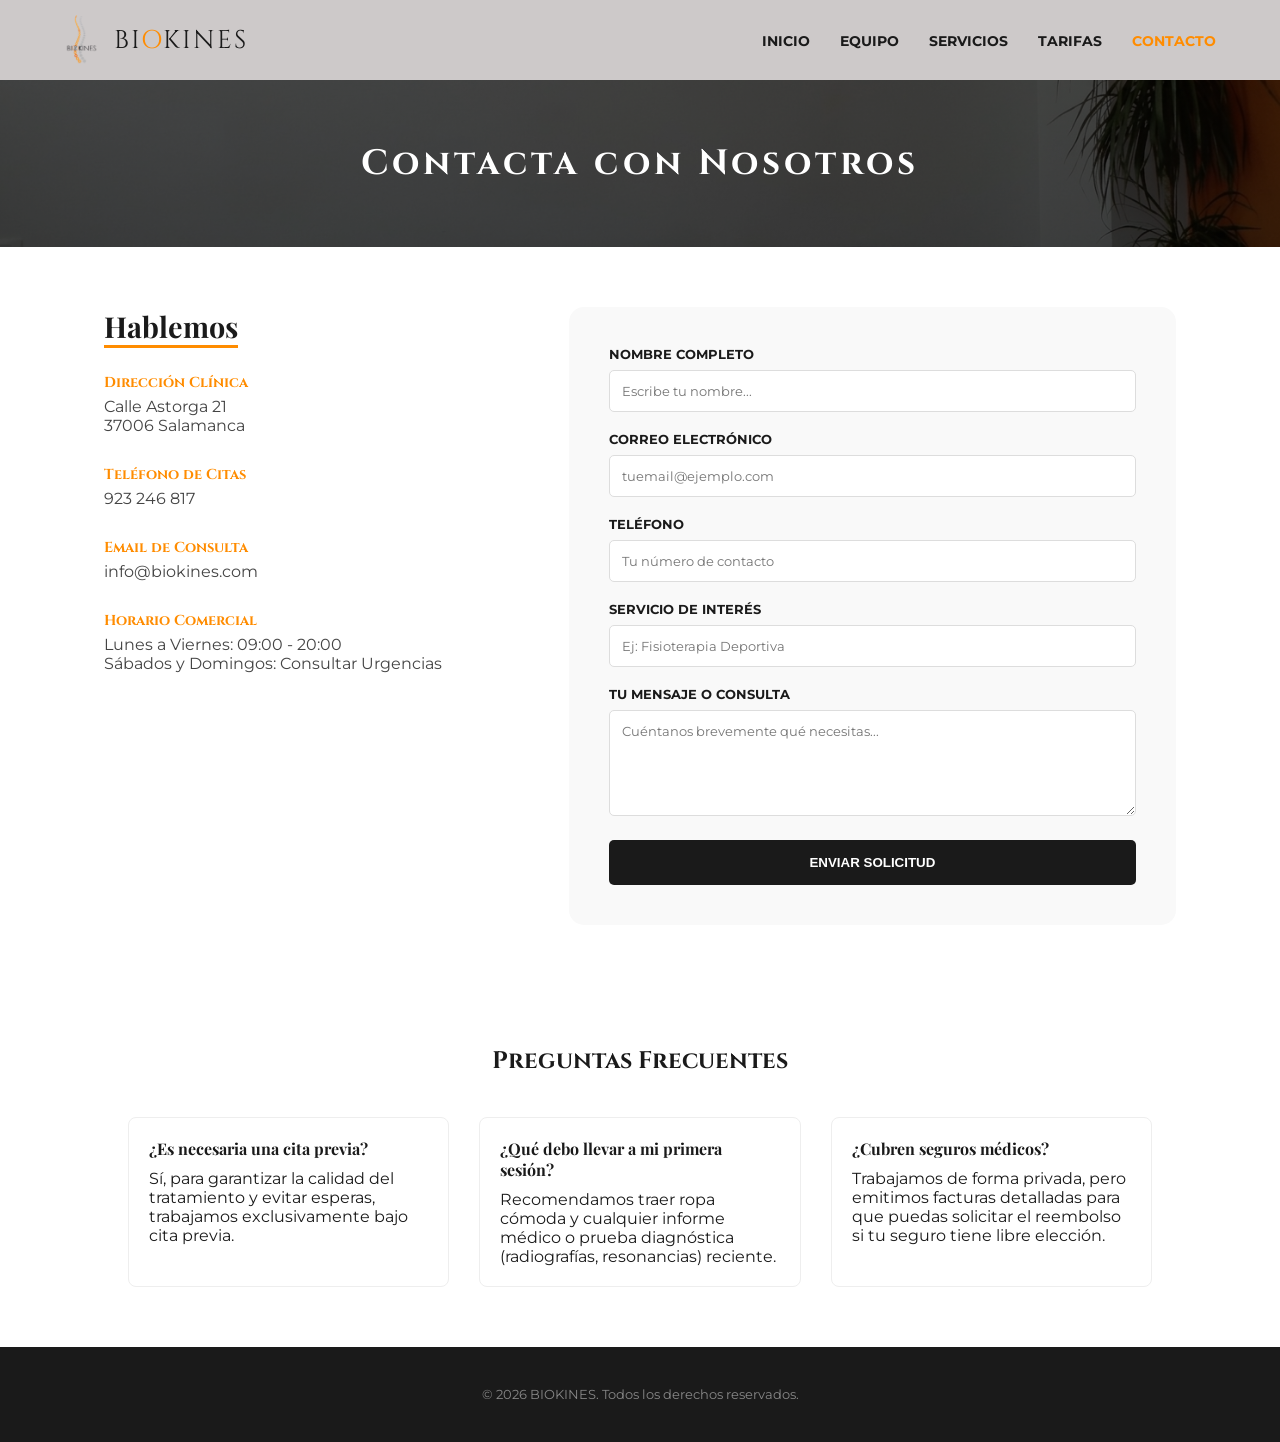
<file: contacto.html>
<!DOCTYPE html>
<html lang="es">
<head>
    <meta charset="UTF-8">
    <meta name="viewport" content="width=device-width, initial-scale=1.0">
    <title>Contacto | Biokines</title>
    <link href="https://fonts.googleapis.com/css2?family=Cinzel:wght@600&family=Playfair+Display:ital,wght@0,700;1,700&family=Montserrat:wght@300;400;700&display=swap" rel="stylesheet">
    
    <style>
        :root {
            --naranja: #FF8C00;
            --negro: #1a1a1a;
            --gris-suave: #f9f9f9;
            --blanco: #ffffff;
            --gris: #cdc9c9;
            --whatsapp: #25d366;
        }

        * { margin: 0; padding: 0; box-sizing: border-box; }
        body { font-family: 'Montserrat', sans-serif; background: var(--blanco); color: var(--negro); overflow-x: hidden; }

        /* NAVBAR */
        nav { 
            display: flex; justify-content: space-between; align-items: center; 
            padding: 15px 5%; background: var(--gris); position: sticky; top: 0; z-index: 1000;
        }
        .logo-container { display: flex; align-items: center; text-decoration: none; }
        .logo-img { height: 50px; margin-right: 15px; }
        .logo-text { font-family: 'Cinzel', serif; font-size: 1.6rem; color: var(--negro); letter-spacing: 2px; }
        .logo-text span { color: var(--naranja); }
        .nav-links { display: flex; list-style: none; gap: 30px; }
        .nav-links a { text-decoration: none; color: var(--negro); font-size: 0.85rem; text-transform: uppercase; font-weight: 700; }

        /* BOTÓN MÓVIL */
        .menu-toggle { display: none; flex-direction: column; cursor: pointer; gap: 5px; }
        .menu-toggle span { width: 25px; height: 3px; background: var(--negro); border-radius: 2px; }

        /* HEADER */
        .page-header {
            background: linear-gradient(rgba(0,0,0,0.7), rgba(0,0,0,0.7)), url('fotoinicio.jpg');
            background-size: cover; background-position: center;
            color: white; padding: 60px 5%; text-align: center;
        }
        .page-header h1 { font-family: 'Cinzel', serif; font-size: 2.2rem; letter-spacing: 4px; }

        /* SECCIÓN CONTACTO */
        .contacto-container { max-width: 1200px; margin: 60px auto; padding: 0 5%; display: grid; grid-template-columns: 1fr 1.5fr; gap: 60px; }

        /* Información Izquierda */
        .info-contacto h2 { font-family: 'Playfair Display', serif; font-size: 1.8rem; margin-bottom: 25px; border-bottom: 3px solid var(--naranja); display: inline-block; }
        .dato { margin-bottom: 30px; }
        .dato h3 { font-family: 'Cinzel', serif; font-size: 0.9rem; margin-bottom: 5px; color: var(--naranja); }
        .dato p { font-size: 1rem; color: #444; }

        /* Formulario Derecha */
        .formulario-contacto { background: var(--gris-suave); padding: 40px; border-radius: 15px; }
        .form-group { margin-bottom: 20px; }
        .form-group label { display: block; font-size: 0.8rem; font-weight: 700; margin-bottom: 8px; text-transform: uppercase; }
        .form-group input, .form-group textarea { width: 100%; padding: 12px; border: 1px solid #ddd; border-radius: 5px; font-family: 'Montserrat', sans-serif; }
        .btn-enviar { width: 100%; padding: 15px; background: var(--negro); color: white; border: none; border-radius: 5px; font-weight: 700; cursor: pointer; transition: 0.3s; text-transform: uppercase; }
        .btn-enviar:hover { background: var(--naranja); }

        /* EXTRA: SECCIÓN FAQ */
        .faq-section { background: #fff; padding: 60px 10%; text-align: center; }
        .faq-grid { display: grid; grid-template-columns: repeat(auto-fit, minmax(300px, 1fr)); gap: 30px; margin-top: 40px; text-align: left; }
        .faq-item { background: white; padding: 20px; border: 1px solid #eee; border-radius: 8px; }
        .faq-item h4 { font-family: 'Playfair Display', serif; margin-bottom: 10px; color: var(--negro); }


        @media (max-width: 900px) {
            .menu-toggle { display: flex; }
            .nav-links {
                display: none; flex-direction: column; position: absolute;
                top: 80px; left: 0; width: 100%; background: var(--gris); padding: 20px;
                box-shadow: 0 10px 10px rgba(0,0,0,0.1);
            }
            .nav-links.active { display: flex; }
            .contacto-container { grid-template-columns: 1fr; gap: 40px; }
            .page-header h1 { font-size: 1.8rem; }
            .formulario-contacto { padding: 25px; }
        }
    </style>
</head>
<body>

    <nav>
        <a href="index.html" class="logo-container">
            <img src="LOGO3.jpg" alt="Biokines" class="logo-img">
            <div class="logo-text">BI<span>O</span>KINES</div>
        </a>
        <div class="menu-toggle" id="mobile-menu">
            <span></span><span></span><span></span>
        </div>
        <ul class="nav-links" id="nav-list">
            <li><a href="index.html">Inicio</a></li>
            <li><a href="equipo.html">Equipo</a></li>
            <li><a href="servicios.html">Servicios</a></li>
            <li><a href="tarifas.html">Tarifas</a></li>
            <li><a href="contacto.html" style="color: var(--naranja); font-weight: 700;">Contacto</a></li>
        </ul>
    </nav>

    <header class="page-header">
        <h1>Contacta con Nosotros</h1>
    </header>

    <main class="contacto-container">
        <section class="info-contacto">
            <h2>Hablemos</h2>
            <div class="dato">
                <h3>Dirección Clínica</h3>
                <p>Calle Astorga 21</p>
                <p>37006 Salamanca</p>
            </div>
            <div class="dato">
                <h3>Teléfono de Citas</h3>
                <p>923 246 817</p>
            </div>
            <div class="dato">
                <h3>Email de Consulta</h3>
                <p>info@biokines.com</p>
            </div>
            <div class="dato">
                <h3>Horario Comercial</h3>
                <p>Lunes a Viernes: 09:00 - 20:00</p>
                <p>Sábados y Domingos: Consultar Urgencias</p>
            </div>
        </section>

        <section class="formulario-contacto">
            <form action="#">
                <div class="form-group">
                    <label>Nombre Completo</label>
                    <input type="text" placeholder="Escribe tu nombre...">
                </div>
                <div class="form-group">
                    <label>Correo Electrónico</label>
                    <input type="email" placeholder="tuemail@ejemplo.com">
                </div>
                <div class="form-group">
                    <label>Teléfono</label>
                    <input type="tel" placeholder="Tu número de contacto">
                </div>
                <div class="form-group">
                    <label>Servicio de interés</label>
                    <input type="text" placeholder="Ej: Fisioterapia Deportiva">
                </div>
                <div class="form-group">
                    <label>Tu mensaje o consulta</label>
                    <textarea rows="5" placeholder="Cuéntanos brevemente qué necesitas..."></textarea>
                </div>
                <button type="submit" class="btn-enviar">Enviar Solicitud</button>
            </form>
        </section>
    </main>

    <section class="faq-section">
        <h2 style="font-family: 'Cinzel', serif;">Preguntas Frecuentes</h2>
        <div class="faq-grid">
            <div class="faq-item">
                <h4>¿Es necesaria una cita previa?</h4>
                <p>Sí, para garantizar la calidad del tratamiento y evitar esperas, trabajamos exclusivamente bajo cita previa.</p>
            </div>
            <div class="faq-item">
                <h4>¿Qué debo llevar a mi primera sesión?</h4>
                <p>Recomendamos traer ropa cómoda y cualquier informe médico o prueba diagnóstica (radiografías, resonancias) reciente.</p>
            </div>
            <div class="faq-item">
                <h4>¿Cubren seguros médicos?</h4>
                <p>Trabajamos de forma privada, pero emitimos facturas detalladas para que puedas solicitar el reembolso si tu seguro tiene libre elección.</p>
            </div>
        </div>
    </section>


    <footer style="background: var(--negro); color: #888; padding: 40px 5%; text-align: center; font-size: 0.8rem;">
        <p>© 2026 BIOKINES. Todos los derechos reservados.</p>
    </footer>

    <script>
        const menuToggle = document.getElementById('mobile-menu');
        const navList = document.getElementById('nav-list');

        menuToggle.addEventListener('click', () => {
            navList.classList.toggle('active');
        });
    </script>

</body>
</html>
</file>
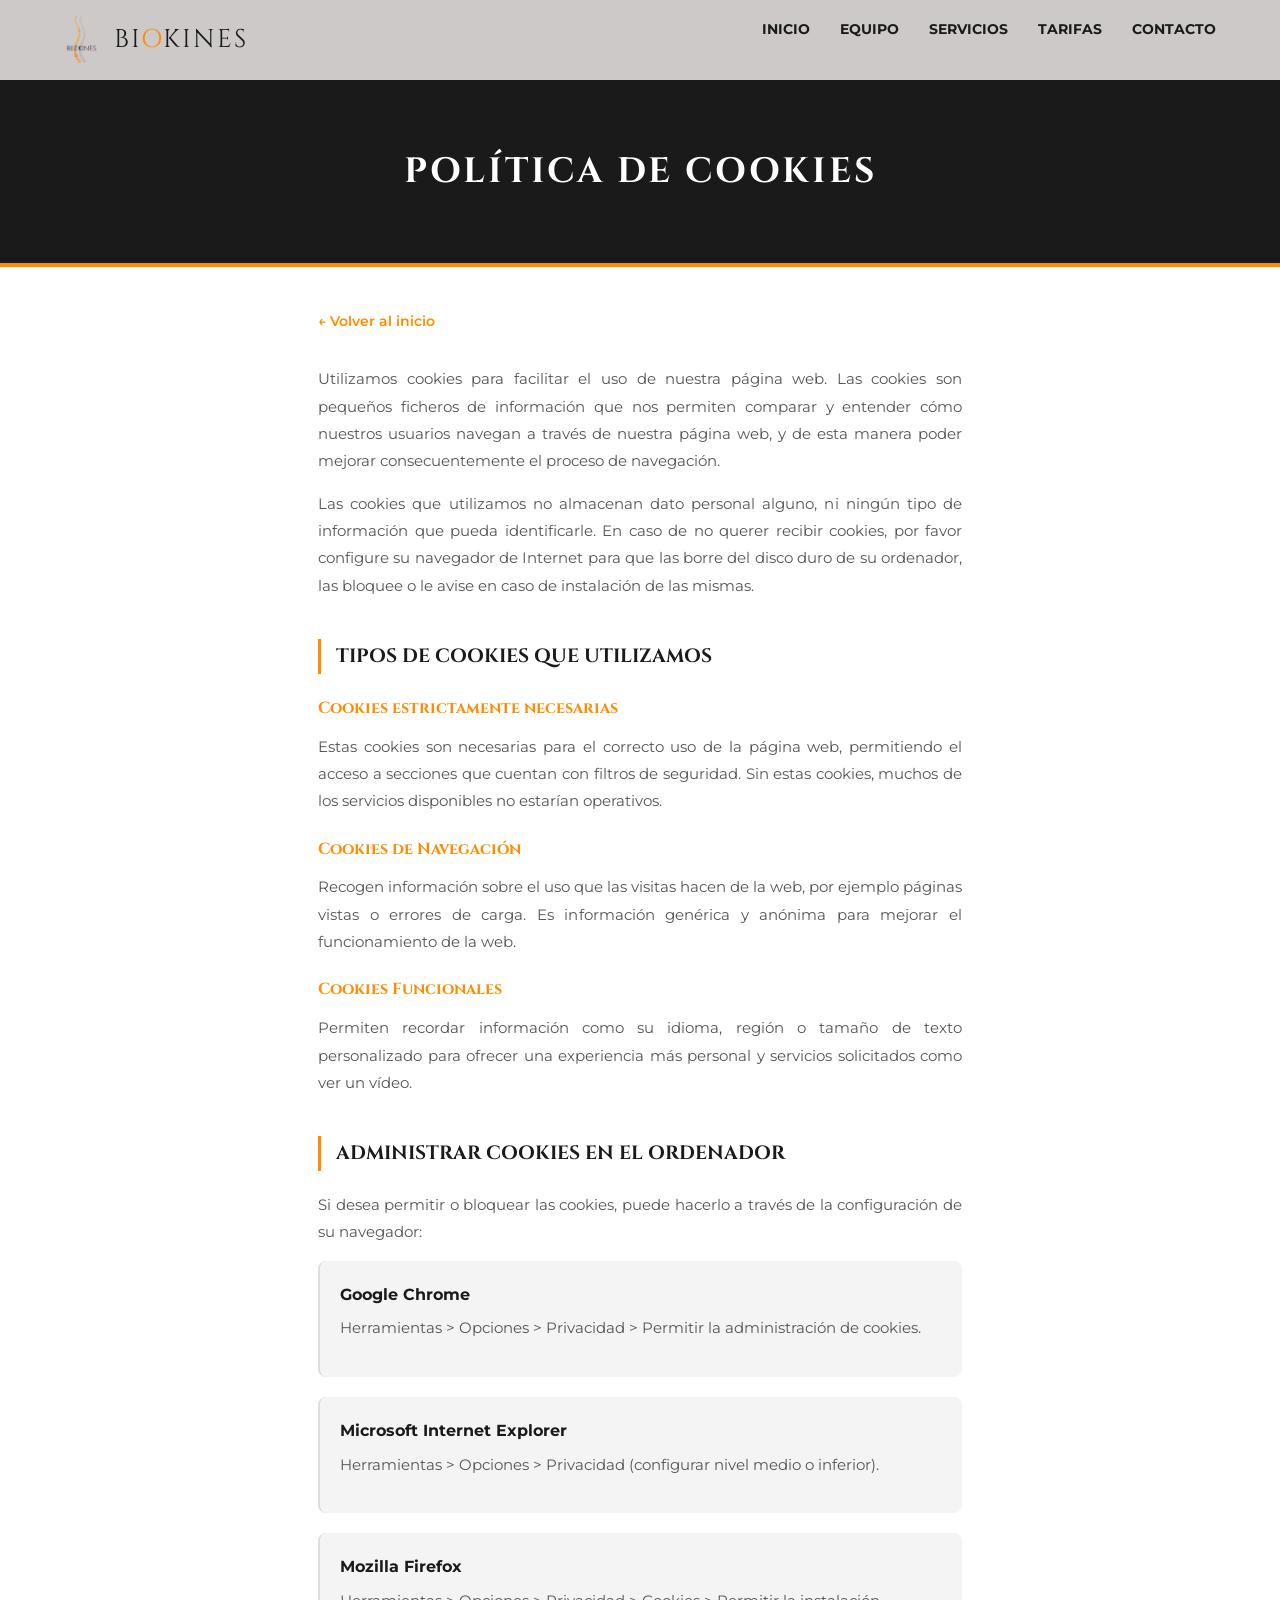
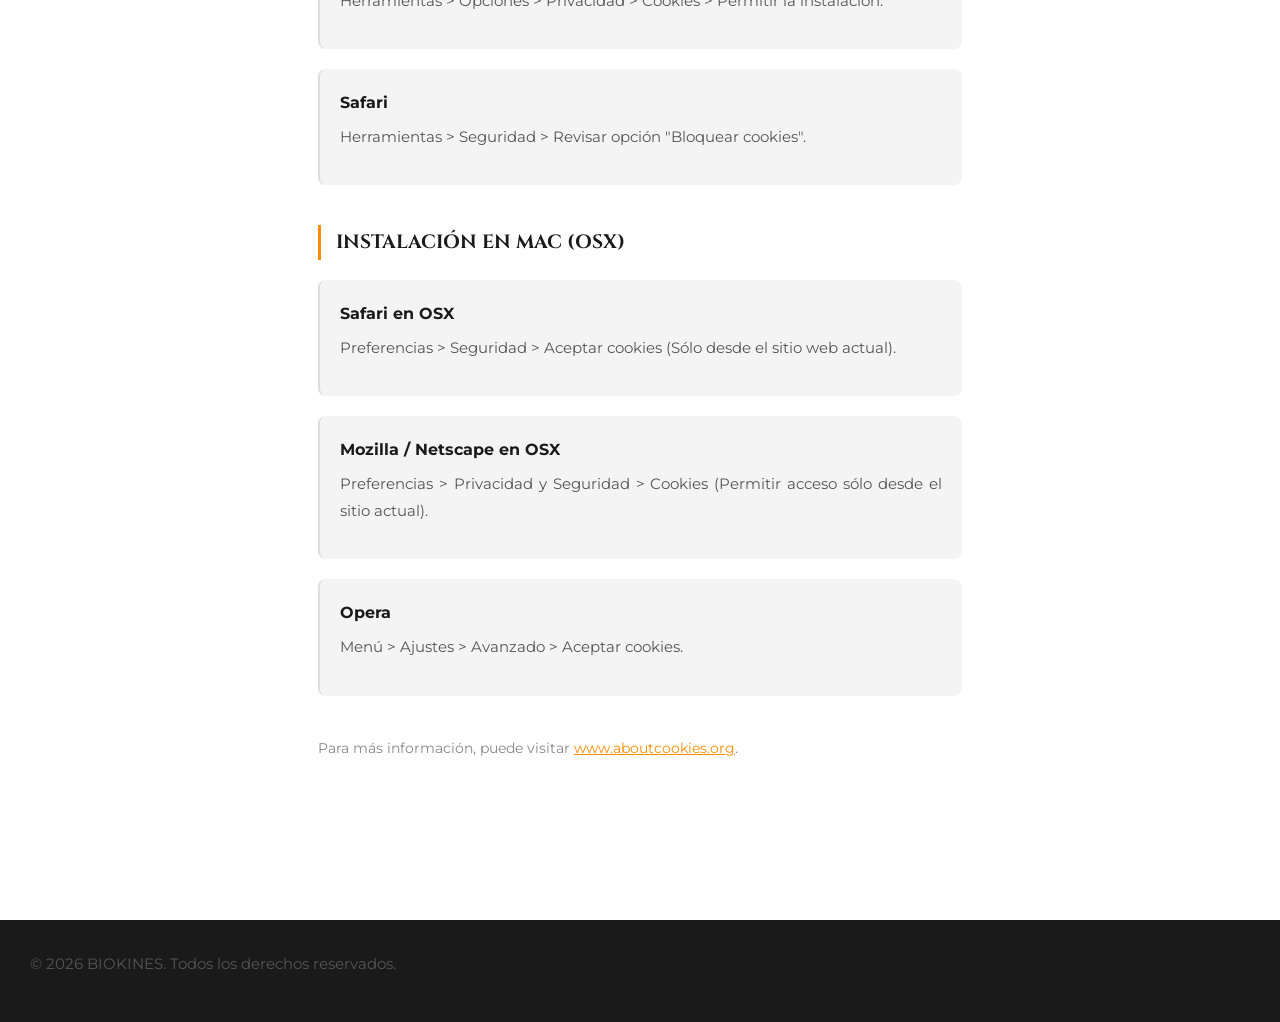
<file: cookies.html>
<!DOCTYPE html>
<html lang="es">
<head>
    <meta charset="UTF-8">
    <meta name="viewport" content="width=device-width, initial-scale=1.0">
    <title>Política de Cookies | Biokines</title>
    <link href="https://fonts.googleapis.com/css2?family=Cinzel:wght@600&family=Montserrat:wght@300;400;600&display=swap" rel="stylesheet">
    <style>
        :root {
            --naranja: #FF8C00;
            --negro: #1a1a1a;
            --gris-suave: #f4f4f4;
            --blanco: #ffffff;
            --gris: #cdc9c9;
        }

        * { margin: 0; padding: 0; box-sizing: border-box; }
        
        body { 
            font-family: 'Montserrat', sans-serif; 
            line-height: 1.8; 
            color: #333; 
            background-color: var(--blanco);
            overflow-x: hidden;
        }

        /* NAVBAR CON ALINEACIÓN VERTICAL CENTRADA */
        nav { 
            display: flex; justify-content: space-between; align-items: center; 
            padding: 10px 5%; background: var(--gris); position: sticky; top: 0; z-index: 1000;
            min-height: 80px;
        }
        .logo-container { display: flex; align-items: center; text-decoration: none; }
        .logo-img { height: 50px; width: auto; display: block; margin-right: 15px; }
        .logo-text { font-family: 'Cinzel', serif; font-size: 1.6rem; color: var(--negro); letter-spacing: 2px; line-height: 1; }
        .logo-text span { color: var(--naranja); }
        
        .nav-links { display: flex; list-style: none; gap: 30px; align-items: center; }
        .nav-links a { text-decoration: none; color: var(--negro); font-size: 0.85rem; text-transform: uppercase; font-weight: 700; line-height: 1; }

        /* BOTÓN MÓVIL */
        .menu-toggle { display: none; flex-direction: column; cursor: pointer; gap: 5px; align-self: center; }
        .menu-toggle span { width: 25px; height: 3px; background: var(--negro); border-radius: 2px; }

        /* CABECERA */
        header {
            background: var(--negro);
            color: white;
            padding: 60px 5%;
            text-align: center;
            border-bottom: 4px solid var(--naranja);
        }

        header h1 {
            font-family: 'Cinzel', serif;
            font-size: 2.2rem;
            letter-spacing: 3px;
            text-transform: uppercase;
        }

        /* CONTENIDO */
        .container {
            max-width: 900px;
            margin: 40px auto;
            padding: 0 10%;
            padding-bottom: 80px;
        }

        .back-link {
            display: inline-block;
            margin-bottom: 30px;
            color: var(--naranja);
            text-decoration: none;
            font-weight: 600;
            font-size: 0.9rem;
            transition: 0.3s;
        }
        .back-link:hover { opacity: 0.7; }

        section { margin-bottom: 40px; }

        h2 {
            font-family: 'Cinzel', serif;
            font-size: 1.2rem;
            color: var(--negro);
            border-left: 3px solid var(--naranja);
            padding-left: 15px;
            margin-bottom: 20px;
            text-transform: uppercase;
        }

        h3 {
            font-family: 'Cinzel', serif;
            font-size: 1rem;
            color: var(--naranja);
            margin: 20px 0 10px 0;
        }

        p {
            margin-bottom: 15px;
            text-align: justify;
            font-size: 0.95rem;
            color: #555;
        }

        .browser-box {
            background: var(--gris-suave);
            padding: 20px;
            border-radius: 8px;
            margin-bottom: 20px;
            border-left: 2px solid #ddd;
        }

        .browser-box strong {
            display: block;
            color: var(--negro);
            margin-bottom: 5px;
            font-size: 1rem;
        }

        ul {
            margin-bottom: 15px;
            padding-left: 20px;
        }

        ul li {
            margin-bottom: 8px;
            font-size: 0.95rem;
            color: #555;
        }

        footer {
            background: var(--negro);
            text-align: center;
            padding: 30px;
            font-size: 0.8rem;
            color: #888;
        }

        /* MEDIA QUERY MÓVIL */
        @media (max-width: 768px) {
            .menu-toggle { display: flex; }
            .nav-links { 
                display: none; flex-direction: column; position: absolute; top: 100%; left: 0; width: 100%; 
                background: var(--gris); padding: 20px; box-shadow: 0 10px 10px rgba(0,0,0,0.1); 
            }
            .nav-links.active { display: flex; }
            header h1 { font-size: 1.8rem; }
            .container { padding: 0 5%; }
        }
    </style>
</head>
<body>

    <nav>
        <a href="index.html" class="logo-container">
            <img src="LOGO3.jpg" alt="Logo Biokines" class="logo-img">
            <div class="logo-text">BI<span>O</span>KINES</div>
        </a>
        
        <ul class="nav-links" id="nav-list">
            <li><a href="index.html">Inicio</a></li>
            <li><a href="equipo.html">Equipo</a></li>
            <li><a href="servicios.html">Servicios</a></li>
            <li><a href="tarifas.html">Tarifas</a></li>
            <li><a href="contacto.html">Contacto</a></li>
        </ul>

        <div class="menu-toggle" id="mobile-menu">
            <span></span><span></span><span></span>
        </div>
    </nav>

    <header>
        <h1>Política de Cookies</h1>
    </header>

    <div class="container">
        <a href="index.html" class="back-link">← Volver al inicio</a>

        <section>
            <p>Utilizamos cookies para facilitar el uso de nuestra página web. Las cookies son pequeños ficheros de información que nos permiten comparar y entender cómo nuestros usuarios navegan a través de nuestra página web, y de esta manera poder mejorar consecuentemente el proceso de navegación.</p>
            <p>Las cookies que utilizamos no almacenan dato personal alguno, ni ningún tipo de información que pueda identificarle. En caso de no querer recibir cookies, por favor configure su navegador de Internet para que las borre del disco duro de su ordenador, las bloquee o le avise en caso de instalación de las mismas.</p>
        </section>

        <section>
            <h2>Tipos de cookies que utilizamos</h2>
            
            <h3>Cookies estrictamente necesarias</h3>
            <p>Estas cookies son necesarias para el correcto uso de la página web, permitiendo el acceso a secciones que cuentan con filtros de seguridad. Sin estas cookies, muchos de los servicios disponibles no estarían operativos.</p>

            <h3>Cookies de Navegación</h3>
            <p>Recogen información sobre el uso que las visitas hacen de la web, por ejemplo páginas vistas o errores de carga. Es información genérica y anónima para mejorar el funcionamiento de la web.</p>

            <h3>Cookies Funcionales</h3>
            <p>Permiten recordar información como su idioma, región o tamaño de texto personalizado para ofrecer una experiencia más personal y servicios solicitados como ver un vídeo.</p>
        </section>

        <section>
            <h2>Administrar cookies en el ordenador</h2>
            <p>Si desea permitir o bloquear las cookies, puede hacerlo a través de la configuración de su navegador:</p>

            <div class="browser-box">
                <strong>Google Chrome</strong>
                <p>Herramientas > Opciones > Privacidad > Permitir la administración de cookies.</p>
            </div>

            <div class="browser-box">
                <strong>Microsoft Internet Explorer</strong>
                <p>Herramientas > Opciones > Privacidad (configurar nivel medio o inferior).</p>
            </div>

            <div class="browser-box">
                <strong>Mozilla Firefox</strong>
                <p>Herramientas > Opciones > Privacidad > Cookies > Permitir la instalación.</p>
            </div>

            <div class="browser-box">
                <strong>Safari</strong>
                <p>Herramientas > Seguridad > Revisar opción "Bloquear cookies".</p>
            </div>
        </section>

        <section>
            <h2>Instalación en Mac (OSX)</h2>
            <div class="browser-box">
                <strong>Safari en OSX</strong>
                <p>Preferencias > Seguridad > Aceptar cookies (Sólo desde el sitio web actual).</p>
            </div>
            <div class="browser-box">
                <strong>Mozilla / Netscape en OSX</strong>
                <p>Preferencias > Privacidad y Seguridad > Cookies (Permitir acceso sólo desde el sitio actual).</p>
            </div>
            <div class="browser-box">
                <strong>Opera</strong>
                <p>Menú > Ajustes > Avanzado > Aceptar cookies.</p>
            </div>
        </section>

        <section>
            <p style="font-size: 0.85rem; color: #888;">Para más información, puede visitar <a href="https://www.aboutcookies.org" target="_blank" style="color: var(--naranja);">www.aboutcookies.org</a>.</p>
        </section>
    </div>

    <footer>
        <p>© 2026 BIOKINES. Todos los derechos reservados.</p>
    </footer>

    <script>
        document.getElementById('mobile-menu').addEventListener('click', () => {
            document.getElementById('nav-list').classList.toggle('active');
        });
    </script>
</body>
</html>
</file>
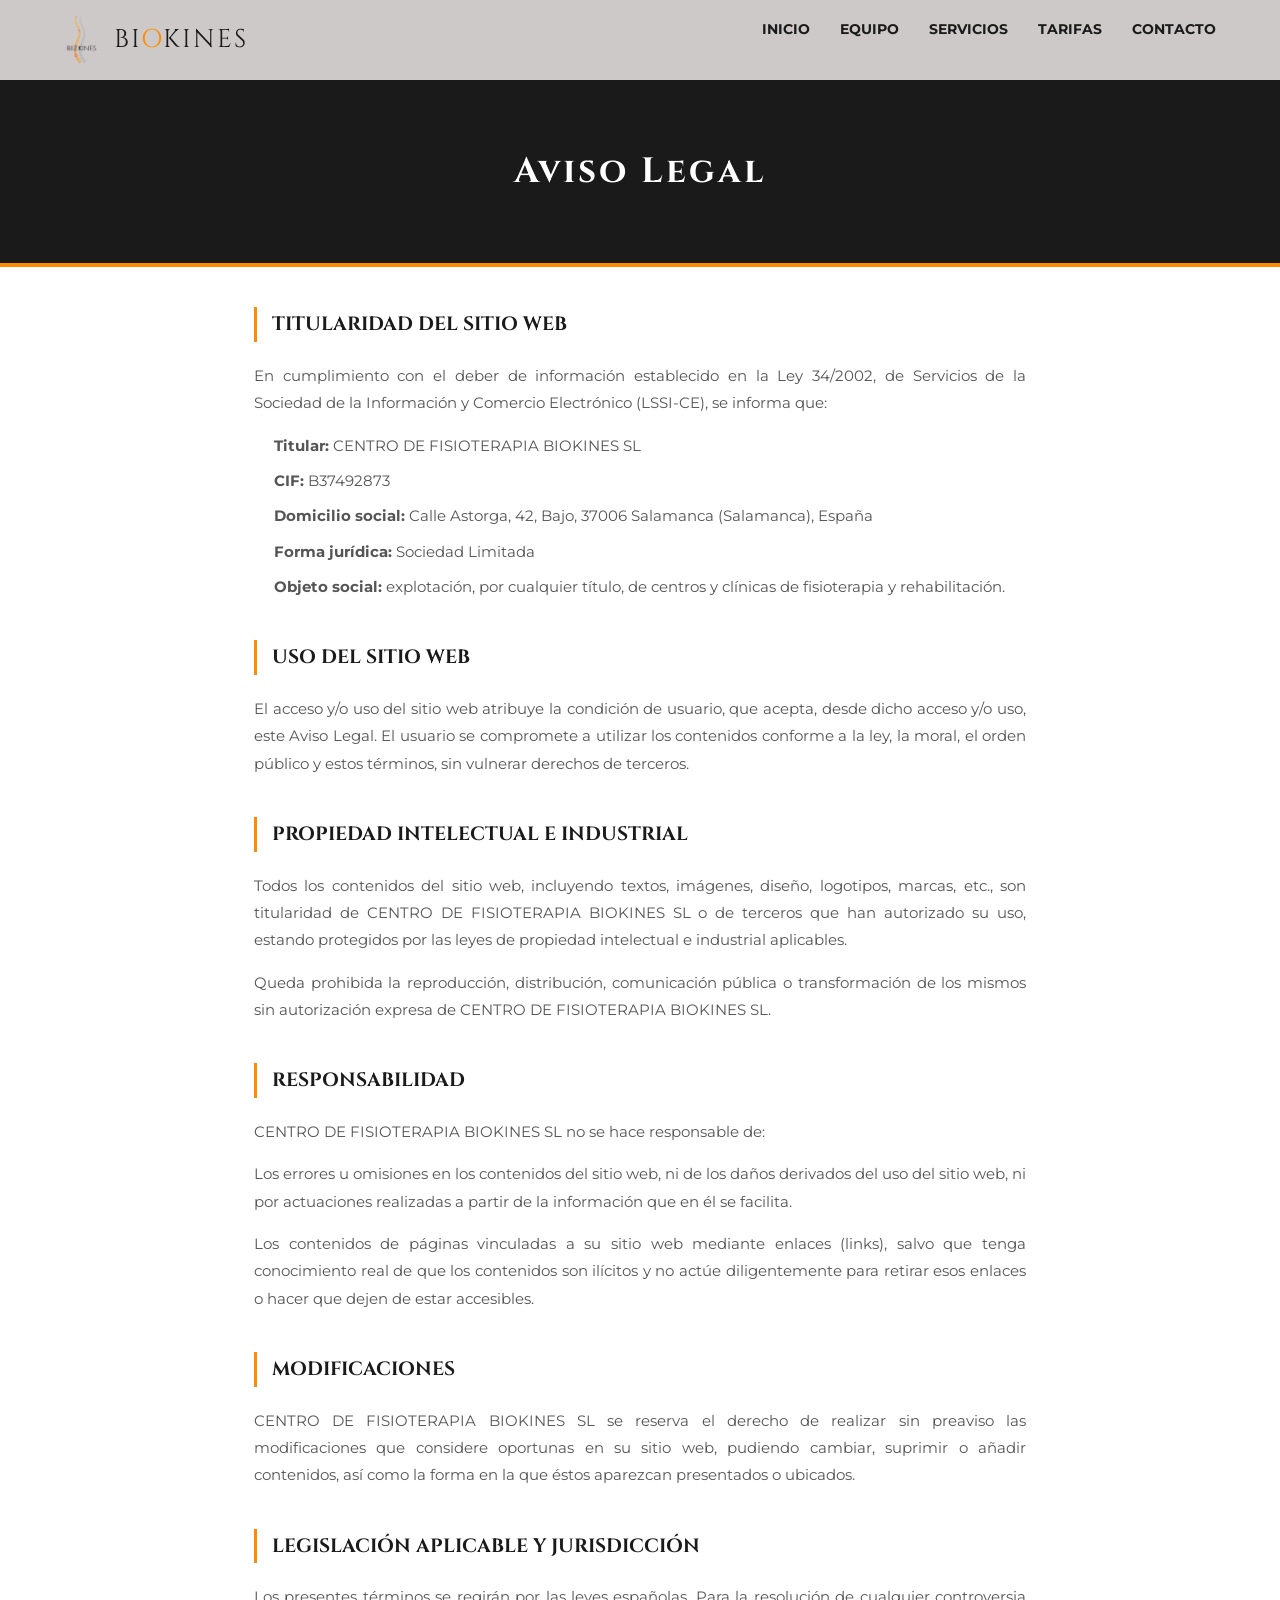
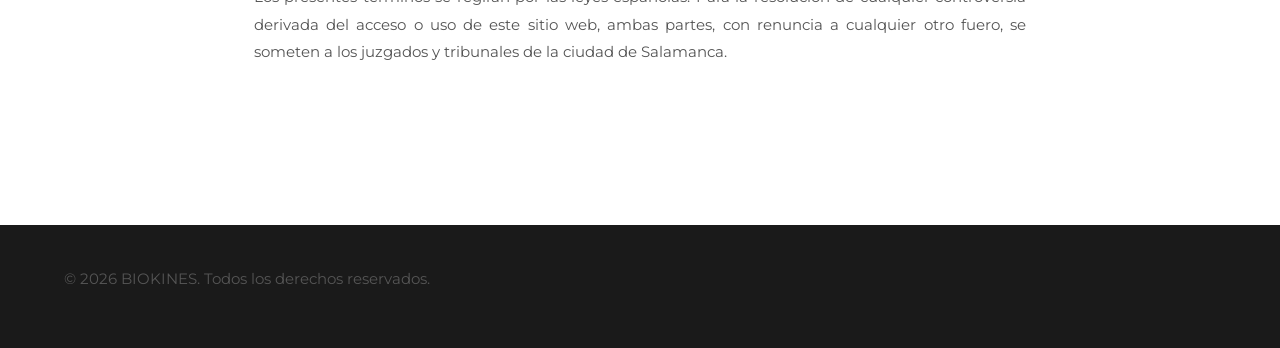
<file: legal.html>
<!DOCTYPE html>
<html lang="es">
<head>
    <meta charset="UTF-8">
    <meta name="viewport" content="width=device-width, initial-scale=1.0">
    <title>Aviso Legal | Biokines</title>
    <link href="https://fonts.googleapis.com/css2?family=Cinzel:wght@600&family=Montserrat:wght@300;400;600&display=swap" rel="stylesheet">
    <style>
        :root { --naranja: #FF8C00; --negro: #1a1a1a; --gris-suave: #f4f4f4; --blanco: #ffffff; --gris: #cdc9c9; }
        * { margin: 0; padding: 0; box-sizing: border-box; }
        body { font-family: 'Montserrat', sans-serif; line-height: 1.8; color: #333; background-color: var(--blanco); overflow-x: hidden; }

         /* NAVBAR CON ALINEACIÓN VERTICAL CENTRADA */
        nav { 
            display: flex; justify-content: space-between; align-items: center; 
            padding: 10px 5%; background: var(--gris); position: sticky; top: 0; z-index: 1000;
            min-height: 80px; /* Asegura un alto constante para centrar mejor */
        }
        .logo-container { display: flex; align-items: center; text-decoration: none; }
        .logo-img { height: 50px; width: auto; display: block; margin-right: 15px; }
        .logo-text { font-family: 'Cinzel', serif; font-size: 1.6rem; color: var(--negro); letter-spacing: 2px; line-height: 1; }
        .logo-text span { color: var(--naranja); }
        
        .nav-links { display: flex; list-style: none; gap: 30px; align-items: center; }
        .nav-links a { text-decoration: none; color: var(--negro); font-size: 0.85rem; text-transform: uppercase; font-weight: 700; display: inline-block; line-height: 1; }

        /* BOTÓN MÓVIL CENTRADO */
        .menu-toggle { display: none; flex-direction: column; cursor: pointer; gap: 5px; align-self: center; }
        .menu-toggle span { width: 25px; height: 3px; background: var(--negro); border-radius: 2px; }

        header { background: var(--negro); color: white; padding: 60px 5%; text-align: center; border-bottom: 4px solid var(--naranja); }
        header h1 { font-family: 'Cinzel', serif; font-size: 2.2rem; letter-spacing: 3px; }
        .container { max-width: 900px; margin: 40px auto; padding: 0 5%; padding-bottom: 80px; }
        section { margin-bottom: 40px; }
        h2 { font-family: 'Cinzel', serif; font-size: 1.2rem; color: var(--negro); border-left: 3px solid var(--naranja); padding-left: 15px; margin-bottom: 20px; text-transform: uppercase; }
        p { margin-bottom: 15px; text-align: justify; font-size: 0.95rem; color: #555; }
        ul { margin-bottom: 15px; padding-left: 20px; list-style: none; }
        ul li { margin-bottom: 8px; font-size: 0.95rem; color: #555; }
        footer { background: var(--negro); color: #888; padding: 40px 5%; text-align: center; font-size: 0.8rem; }

        @media (max-width: 768px) {
            .menu-toggle { display: flex; }
            .nav-links { 
                display: none; flex-direction: column; position: absolute; top: 100%; left: 0; width: 100%; 
                background: var(--gris); padding: 20px; box-shadow: 0 10px 10px rgba(0,0,0,0.1); 
            }
            .nav-links.active { display: flex; }
            header h1 { font-size: 1.8rem; }
        }
    </style>
</head>
<body>
    <nav>
        <a href="index.html" class="logo-container">
            <img src="LOGO3.jpg" alt="Logo Biokines" class="logo-img">
            <div class="logo-text">BI<span>O</span>KINES</div>
        </a>
        
        <ul class="nav-links" id="nav-list">
            <li><a href="index.html">Inicio</a></li>
            <li><a href="equipo.html">Equipo</a></li>
            <li><a href="servicios.html">Servicios</a></li>
            <li><a href="tarifas.html">Tarifas</a></li>
            <li><a href="contacto.html">Contacto</a></li>
        </ul>

        <div class="menu-toggle" id="mobile-menu">
            <span></span><span></span><span></span>
        </div>
    </nav>

    <header><h1>Aviso Legal</h1></header>

    <div class="container">
        <section>
            <h2>Titularidad del sitio web</h2>
            <p>En cumplimiento con el deber de información establecido en la Ley 34/2002, de Servicios de la Sociedad de la Información y Comercio Electrónico (LSSI-CE), se informa que:</p>
            <ul>
                <li><strong>Titular:</strong> CENTRO DE FISIOTERAPIA BIOKINES SL</li>
                <li><strong>CIF:</strong> B37492873</li>
                <li><strong>Domicilio social:</strong> Calle Astorga, 42, Bajo, 37006 Salamanca (Salamanca), España</li>
                <li><strong>Forma jurídica:</strong> Sociedad Limitada</li>
                <li><strong>Objeto social:</strong> explotación, por cualquier título, de centros y clínicas de fisioterapia y rehabilitación.</li>
            </ul>
        </section>

        <section>
            <h2>Uso del sitio web</h2>
            <p>El acceso y/o uso del sitio web atribuye la condición de usuario, que acepta, desde dicho acceso y/o uso, este Aviso Legal. El usuario se compromete a utilizar los contenidos conforme a la ley, la moral, el orden público y estos términos, sin vulnerar derechos de terceros.</p>
        </section>

        <section>
            <h2>Propiedad intelectual e industrial</h2>
            <p>Todos los contenidos del sitio web, incluyendo textos, imágenes, diseño, logotipos, marcas, etc., son titularidad de CENTRO DE FISIOTERAPIA BIOKINES SL o de terceros que han autorizado su uso, estando protegidos por las leyes de propiedad intelectual e industrial aplicables.</p>
            <p>Queda prohibida la reproducción, distribución, comunicación pública o transformación de los mismos sin autorización expresa de CENTRO DE FISIOTERAPIA BIOKINES SL.</p>
        </section>

        <section>
            <h2>Responsabilidad</h2>
            <p>CENTRO DE FISIOTERAPIA BIOKINES SL no se hace responsable de:</p>
            <p>Los errores u omisiones en los contenidos del sitio web, ni de los daños derivados del uso del sitio web, ni por actuaciones realizadas a partir de la información que en él se facilita.</p>
            <p>Los contenidos de páginas vinculadas a su sitio web mediante enlaces (links), salvo que tenga conocimiento real de que los contenidos son ilícitos y no actúe diligentemente para retirar esos enlaces o hacer que dejen de estar accesibles.</p>
        </section>

        <section>
            <h2>Modificaciones</h2>
            <p>CENTRO DE FISIOTERAPIA BIOKINES SL se reserva el derecho de realizar sin preaviso las modificaciones que considere oportunas en su sitio web, pudiendo cambiar, suprimir o añadir contenidos, así como la forma en la que éstos aparezcan presentados o ubicados.</p>
        </section>

        <section>
            <h2>Legislación aplicable y jurisdicción</h2>
            <p>Los presentes términos se regirán por las leyes españolas. Para la resolución de cualquier controversia derivada del acceso o uso de este sitio web, ambas partes, con renuncia a cualquier otro fuero, se someten a los juzgados y tribunales de la ciudad de Salamanca.</p>
        </section>
    </div>

    <footer><p>© 2026 BIOKINES. Todos los derechos reservados.</p></footer>

    <script>
        document.getElementById('mobile-menu').addEventListener('click', () => {
            document.getElementById('nav-list').classList.toggle('active');
        });
    </script>
</body>
</html>
</file>
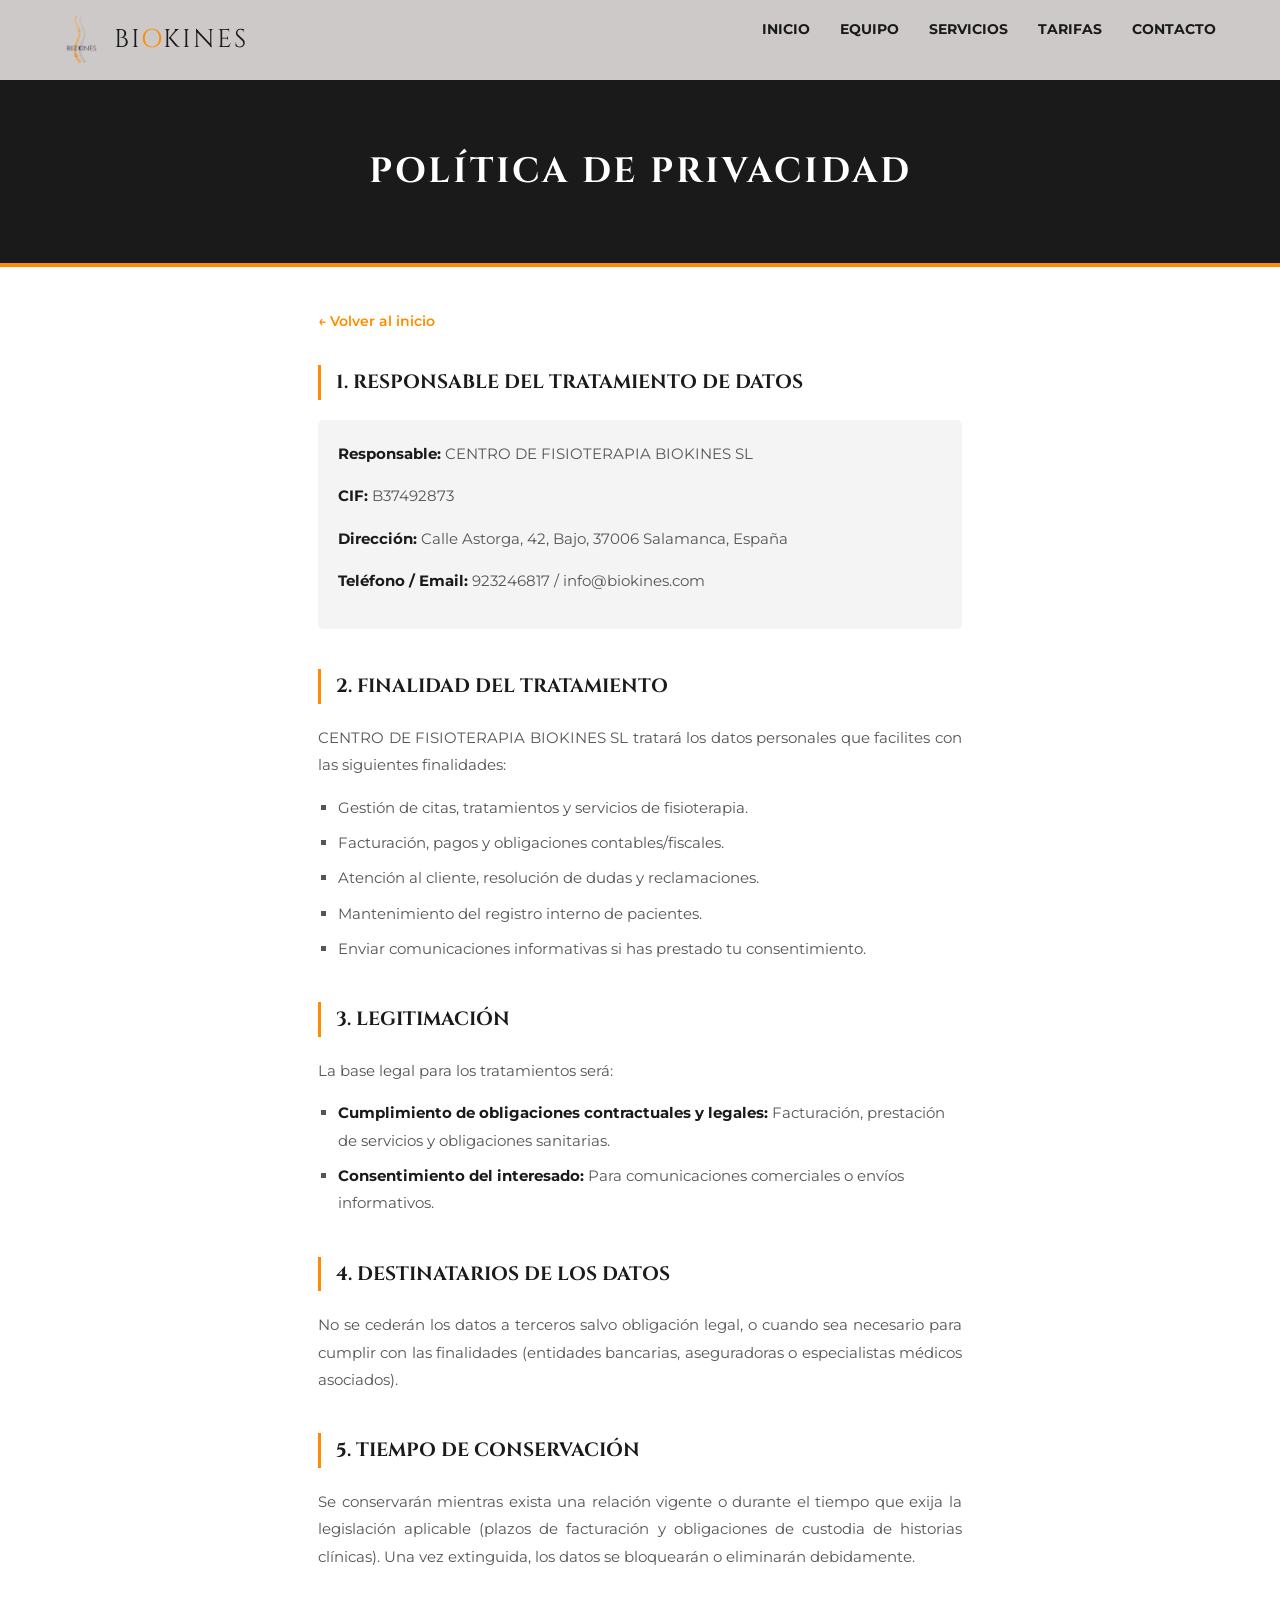
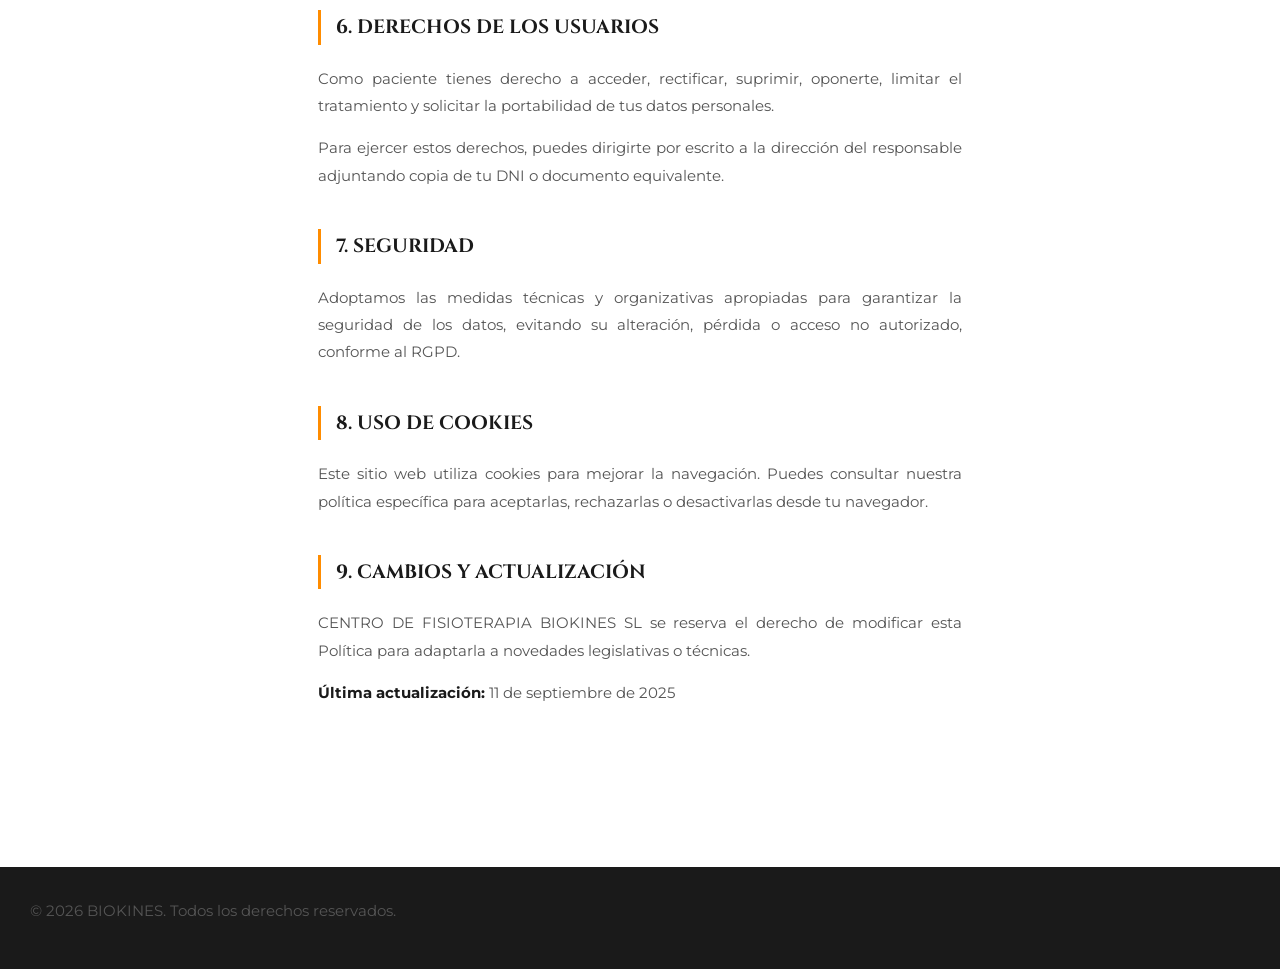
<file: privacidad.html>
<!DOCTYPE html>
<html lang="es">
<head>
    <meta charset="UTF-8">
    <meta name="viewport" content="width=device-width, initial-scale=1.0">
    <title>Política de Privacidad | Biokines</title>
    <link href="https://fonts.googleapis.com/css2?family=Cinzel:wght@600&family=Montserrat:wght@300;400;600&display=swap" rel="stylesheet">
    <style>
        :root {
            --naranja: #FF8C00;
            --negro: #1a1a1a;
            --gris-suave: #f4f4f4;
            --blanco: #ffffff;
            --gris: #cdc9c9;
        }

        * { margin: 0; padding: 0; box-sizing: border-box; }
        
        body { 
            font-family: 'Montserrat', sans-serif; 
            line-height: 1.8; 
            color: #333; 
            background-color: var(--blanco);
            overflow-x: hidden;
        }

        /* NAVBAR CON ALINEACIÓN VERTICAL CENTRADA */
        nav { 
            display: flex; justify-content: space-between; align-items: center; 
            padding: 10px 5%; background: var(--gris); position: sticky; top: 0; z-index: 1000;
            min-height: 80px;
        }
        .logo-container { display: flex; align-items: center; text-decoration: none; }
        .logo-img { height: 50px; width: auto; display: block; margin-right: 15px; }
        .logo-text { font-family: 'Cinzel', serif; font-size: 1.6rem; color: var(--negro); letter-spacing: 2px; line-height: 1; }
        .logo-text span { color: var(--naranja); }
        
        .nav-links { display: flex; list-style: none; gap: 30px; align-items: center; }
        .nav-links a { text-decoration: none; color: var(--negro); font-size: 0.85rem; text-transform: uppercase; font-weight: 700; line-height: 1; }

        /* BOTÓN MÓVIL */
        .menu-toggle { display: none; flex-direction: column; cursor: pointer; gap: 5px; align-self: center; }
        .menu-toggle span { width: 25px; height: 3px; background: var(--negro); border-radius: 2px; }

        /* CABECERA */
        header {
            background: var(--negro);
            color: white;
            padding: 60px 5%;
            text-align: center;
            border-bottom: 4px solid var(--naranja);
        }

        header h1 {
            font-family: 'Cinzel', serif;
            font-size: 2.2rem;
            letter-spacing: 3px;
            text-transform: uppercase;
        }

        /* CONTENIDO */
        .container {
            max-width: 900px;
            margin: 40px auto;
            padding: 0 10%;
            padding-bottom: 80px;
        }

        .back-link {
            display: inline-block;
            margin-bottom: 30px;
            color: var(--naranja);
            text-decoration: none;
            font-weight: 600;
            font-size: 0.9rem;
            transition: 0.3s;
        }
        .back-link:hover { opacity: 0.7; }

        section { margin-bottom: 40px; }

        h2 {
            font-family: 'Cinzel', serif;
            font-size: 1.2rem;
            color: var(--negro);
            border-left: 3px solid var(--naranja);
            padding-left: 15px;
            margin-bottom: 20px;
            text-transform: uppercase;
        }

        p {
            margin-bottom: 15px;
            text-align: justify;
            font-size: 0.95rem;
            color: #555;
        }

        ul {
            margin-bottom: 15px;
            padding-left: 20px;
            list-style: square;
        }

        ul li {
            margin-bottom: 8px;
            font-size: 0.95rem;
            color: #555;
        }

        strong { color: var(--negro); }

        .info-box {
            background: var(--gris-suave);
            padding: 20px;
            border-radius: 5px;
            margin-bottom: 20px;
        }

        footer {
            background: var(--negro);
            text-align: center;
            padding: 30px;
            font-size: 0.8rem;
            color: #888;
        }

        /* MEDIA QUERY MÓVIL */
        @media (max-width: 768px) {
            .menu-toggle { display: flex; }
            .nav-links { 
                display: none; flex-direction: column; position: absolute; top: 100%; left: 0; width: 100%; 
                background: var(--gris); padding: 20px; box-shadow: 0 10px 10px rgba(0,0,0,0.1); 
            }
            .nav-links.active { display: flex; }
            header h1 { font-size: 1.8rem; }
            .container { padding: 0 5%; }
        }
    </style>
</head>
<body>

    <nav>
        <a href="index.html" class="logo-container">
            <img src="LOGO3.jpg" alt="Logo Biokines" class="logo-img">
            <div class="logo-text">BI<span>O</span>KINES</div>
        </a>
        
        <ul class="nav-links" id="nav-list">
            <li><a href="index.html">Inicio</a></li>
            <li><a href="equipo.html">Equipo</a></li>
            <li><a href="servicios.html">Servicios</a></li>
            <li><a href="tarifas.html">Tarifas</a></li>
            <li><a href="contacto.html">Contacto</a></li>
        </ul>

        <div class="menu-toggle" id="mobile-menu">
            <span></span><span></span><span></span>
        </div>
    </nav>

    <header>
        <h1>Política de Privacidad</h1>
    </header>

    <div class="container">
        <a href="index.html" class="back-link">← Volver al inicio</a>

        <section>
            <h2>1. Responsable del tratamiento de datos</h2>
            <div class="info-box">
                <p><strong>Responsable:</strong> CENTRO DE FISIOTERAPIA BIOKINES SL</p>
                <p><strong>CIF:</strong> B37492873</p>
                <p><strong>Dirección:</strong> Calle Astorga, 42, Bajo, 37006 Salamanca, España</p>
                <p><strong>Teléfono / Email:</strong> 923246817 / info@biokines.com</p>
            </div>
        </section>

        <section>
            <h2>2. Finalidad del tratamiento</h2>
            <p>CENTRO DE FISIOTERAPIA BIOKINES SL tratará los datos personales que facilites con las siguientes finalidades:</p>
            <ul>
                <li>Gestión de citas, tratamientos y servicios de fisioterapia.</li>
                <li>Facturación, pagos y obligaciones contables/fiscales.</li>
                <li>Atención al cliente, resolución de dudas y reclamaciones.</li>
                <li>Mantenimiento del registro interno de pacientes.</li>
                <li>Enviar comunicaciones informativas si has prestado tu consentimiento.</li>
            </ul>
        </section>

        <section>
            <h2>3. Legitimación</h2>
            <p>La base legal para los tratamientos será:</p>
            <ul>
                <li><strong>Cumplimiento de obligaciones contractuales y legales:</strong> Facturación, prestación de servicios y obligaciones sanitarias.</li>
                <li><strong>Consentimiento del interesado:</strong> Para comunicaciones comerciales o envíos informativos.</li>
            </ul>
        </section>

        <section>
            <h2>4. Destinatarios de los datos</h2>
            <p>No se cederán los datos a terceros salvo obligación legal, o cuando sea necesario para cumplir con las finalidades (entidades bancarias, aseguradoras o especialistas médicos asociados).</p>
        </section>

        <section>
            <h2>5. Tiempo de conservación</h2>
            <p>Se conservarán mientras exista una relación vigente o durante el tiempo que exija la legislación aplicable (plazos de facturación y obligaciones de custodia de historias clínicas). Una vez extinguida, los datos se bloquearán o eliminarán debidamente.</p>
        </section>

        <section>
            <h2>6. Derechos de los usuarios</h2>
            <p>Como paciente tienes derecho a acceder, rectificar, suprimir, oponerte, limitar el tratamiento y solicitar la portabilidad de tus datos personales.</p>
            <p>Para ejercer estos derechos, puedes dirigirte por escrito a la dirección del responsable adjuntando copia de tu DNI o documento equivalente.</p>
        </section>

        <section>
            <h2>7. Seguridad</h2>
            <p>Adoptamos las medidas técnicas y organizativas apropiadas para garantizar la seguridad de los datos, evitando su alteración, pérdida o acceso no autorizado, conforme al RGPD.</p>
        </section>

        <section>
            <h2>8. Uso de cookies</h2>
            <p>Este sitio web utiliza cookies para mejorar la navegación. Puedes consultar nuestra política específica para aceptarlas, rechazarlas o desactivarlas desde tu navegador.</p>
        </section>

        <section>
            <h2>9. Cambios y Actualización</h2>
            <p>CENTRO DE FISIOTERAPIA BIOKINES SL se reserva el derecho de modificar esta Política para adaptarla a novedades legislativas o técnicas.</p>
            <p><strong>Última actualización:</strong> 11 de septiembre de 2025</p>
        </section>
    </div>

    <footer>
        <p>© 2026 BIOKINES. Todos los derechos reservados.</p>
    </footer>

    <script>
        document.getElementById('mobile-menu').addEventListener('click', () => {
            document.getElementById('nav-list').classList.toggle('active');
        });
    </script>
</body>
</html>
</file>
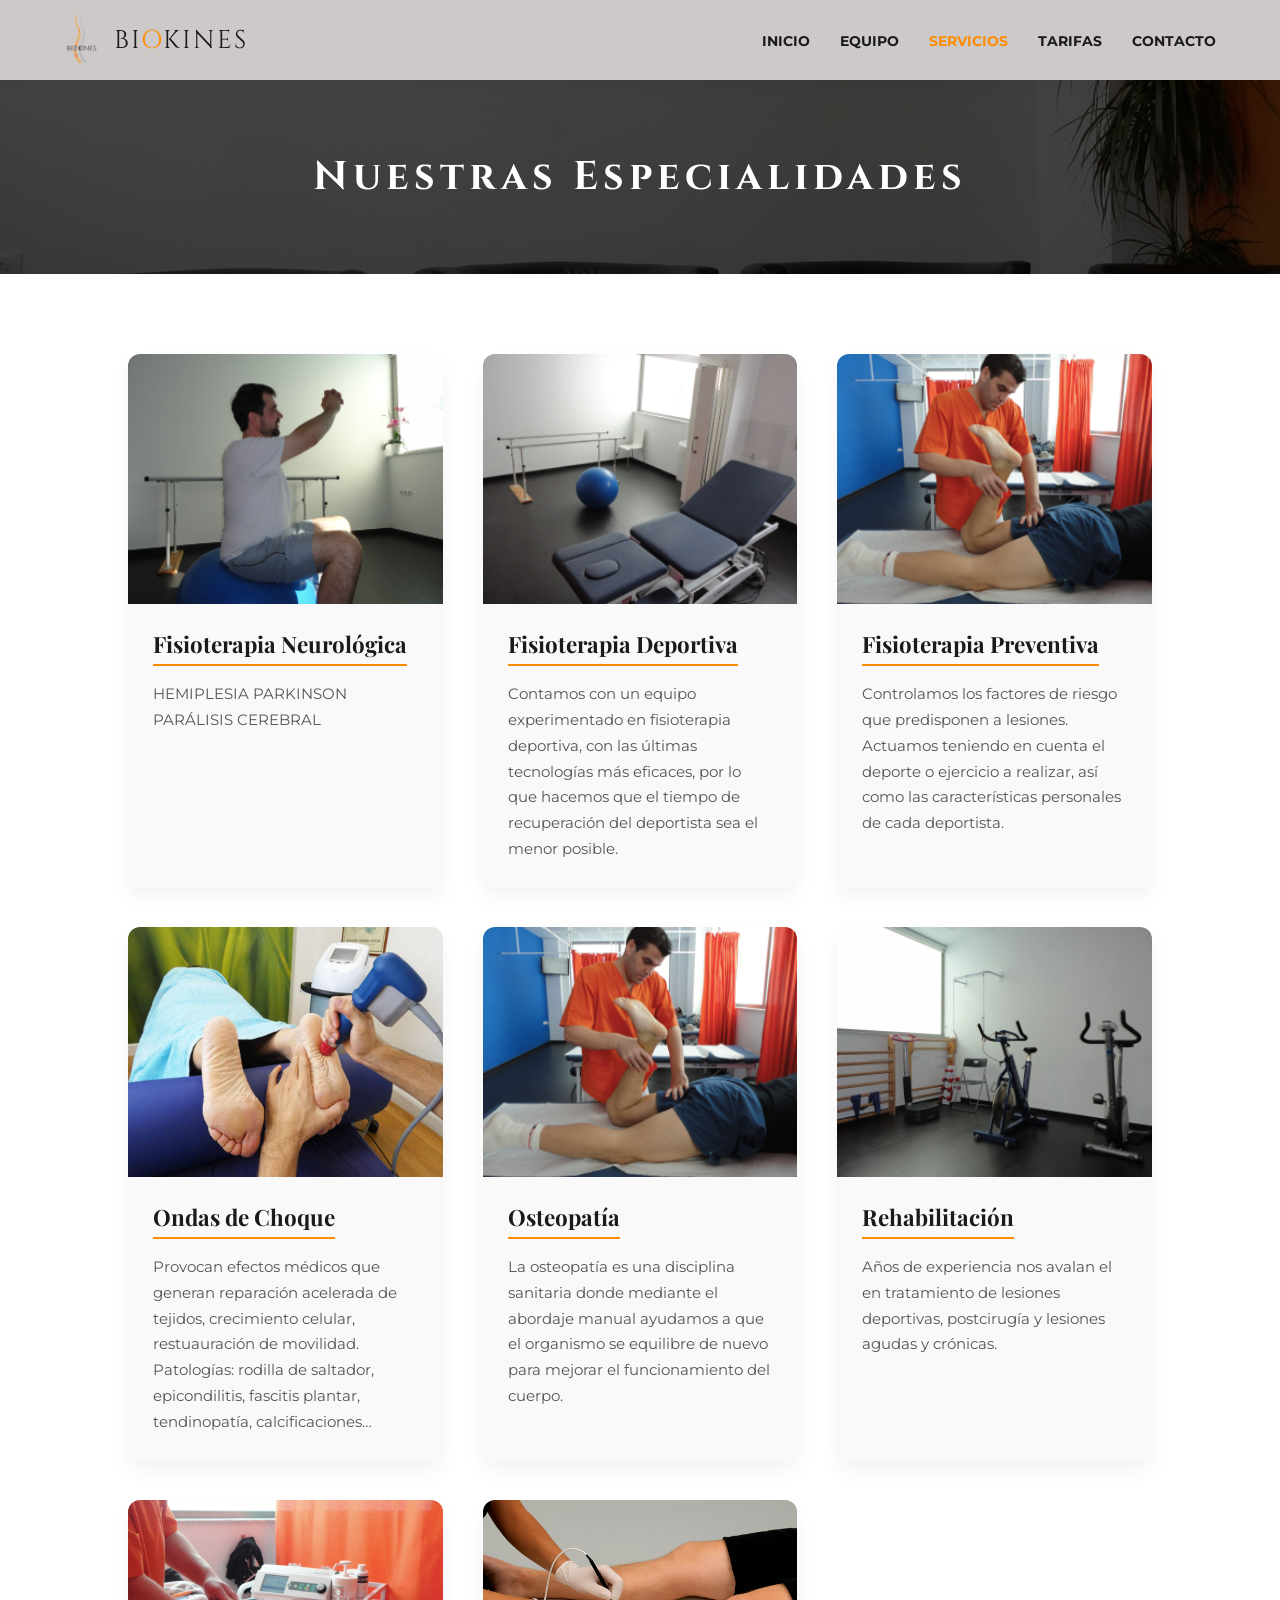
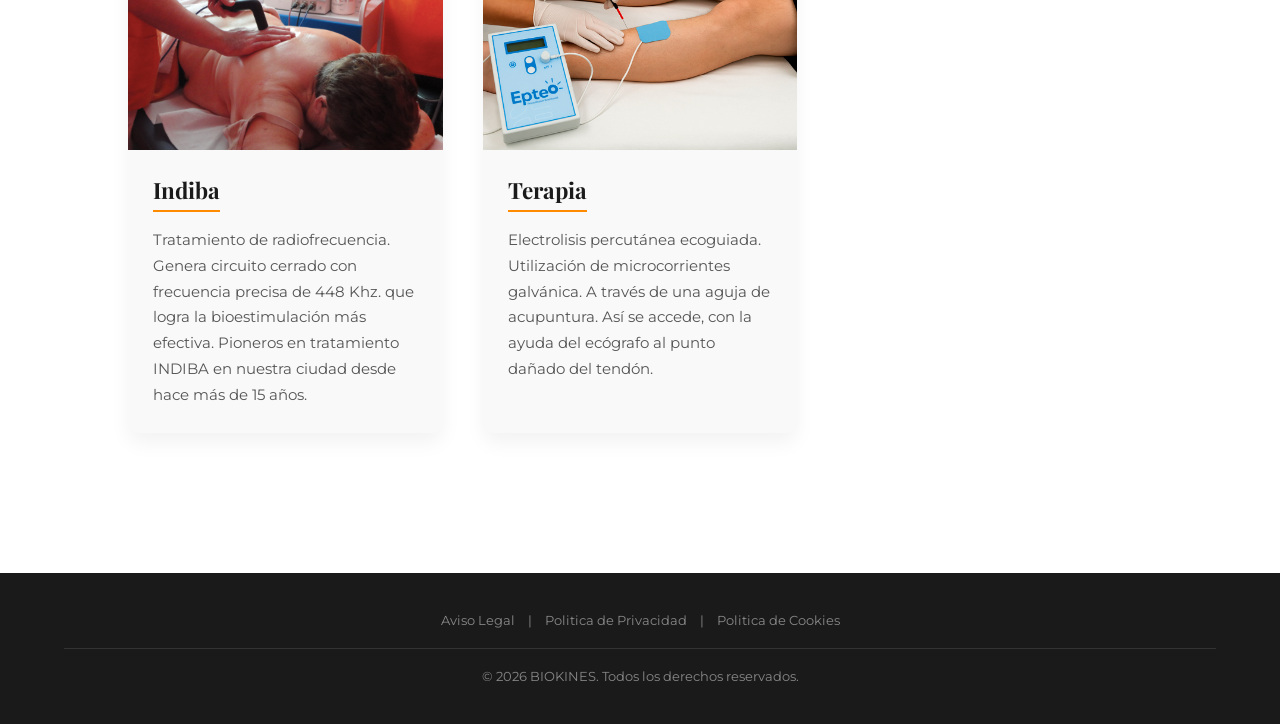
<file: servicios.html>
<!DOCTYPE html>
<html lang="es">
<head>
    <meta charset="UTF-8">
    <meta name="viewport" content="width=device-width, initial-scale=1.0">
    <title>Servicios | Biokines</title>
    <link href="https://fonts.googleapis.com/css2?family=Cinzel:wght@600&family=Playfair+Display:ital,wght@0,700;1,700&family=Montserrat:wght@300;400;700&display=swap" rel="stylesheet">
    
    <style>
        :root {
            --naranja: #FF8C00;
            --negro: #1a1a1a;
            --gris-suave: #f9f9f9;
            --blanco: #ffffff;
            --gris: #cdc9c9;
        }

        * { margin: 0; padding: 0; box-sizing: border-box; }
        body { font-family: 'Montserrat', sans-serif; background: var(--blanco); color: var(--negro); overflow-x: hidden; }

        /* NAVBAR */
        nav { 
            display: flex; justify-content: space-between; align-items: center; 
            padding: 15px 5%; background: var(--gris); position: sticky; top: 0; z-index: 1000;
            box-shadow: 0 2px 15px rgba(0,0,0,0.05);
        }
        .logo-container { display: flex; align-items: center; text-decoration: none; }
        .logo-img { height: 50px; margin-right: 15px; }
        .logo-text { font-family: 'Cinzel', serif; font-size: 1.6rem; color: var(--negro); letter-spacing: 2px; }
        .logo-text span { color: var(--naranja); }
        .nav-links { display: flex; list-style: none; gap: 30px; }
        .nav-links a { text-decoration: none; color: var(--negro); font-size: 0.85rem; text-transform: uppercase; transition: 0.3s; font-weight: 700; }
        .nav-links a:hover { color: var(--naranja); }

        /* ICONO HAMBURGUESA PARA MÓVIL */
        .menu-toggle { display: none; flex-direction: column; cursor: pointer; gap: 5px; }
        .menu-toggle span { width: 25px; height: 3px; background: var(--negro); border-radius: 2px; }

        /* HEADER DE PÁGINA */
        .page-header {
            background: linear-gradient(rgba(0,0,0,0.7), rgba(0,0,0,0.7)), url('fotoinicio.jpg');
            background-size: cover; background-position: center;
            color: white; padding: 70px 5%; text-align: center;
        }
        .page-header h1 { font-family: 'Cinzel', serif; font-size: 2.5rem; letter-spacing: 5px; }

        /* SECCIÓN SERVICIOS */
        .servicios-section { padding: 80px 10%; background: var(--blanco); }
        .grid-servicios {
            display: grid;
            grid-template-columns: repeat(auto-fit, minmax(300px, 1fr));
            gap: 40px;
            max-width: 1200px;
            margin: 0 auto;
        }

        .servicio-card {
            background: var(--gris-suave);
            border-radius: 12px;
            overflow: hidden;
            box-shadow: 0 10px 20px rgba(0,0,0,0.05);
            transition: 0.4s;
            display: flex;
            flex-direction: column;
        }
        .servicio-card:hover { transform: translateY(-10px); box-shadow: 0 15px 35px rgba(0,0,0,0.1); }

        /* Espacio para tus fotos */
        .servicio-img-container {
            width: 100%;
            height: 250px;
            background-color: #ddd; /* Color provisional */
            overflow: hidden;
        }
        .servicio-img-container img {
            width: 100%;
            height: 100%;
            object-fit: cover;
        }

        .servicio-info { padding: 25px; text-align: left; }
        .servicio-info h3 { 
            font-family: 'Playfair Display', serif; 
            font-size: 1.4rem; 
            color: var(--negro); 
            margin-bottom: 15px;
            border-bottom: 2px solid var(--naranja);
            display: inline-block;
            padding-bottom: 5px;
        }
        .servicio-desc { 
            font-size: 0.95rem; 
            color: #555; 
            line-height: 1.7; 
        }

        /* FOOTER */
        footer { background: var(--negro); color: #888; padding: 40px 5%; text-align: center; font-size: 0.8rem; margin-top: 60px; }
        .footer-links { margin-bottom: 20px; }
        .footer-links a { color: #888; text-decoration: none; margin: 0 10px; transition: 0.3s; }
        .footer-links a:hover { color: var(--naranja); }
        .copyright { border-top: 1px solid #333; padding-top: 20px; margin-top: 20px; }

        /* MEDIA QUERIES PARA MÓVIL */
        @media (max-width: 768px) {
            .menu-toggle { display: flex; }
            .nav-links {
                display: none; flex-direction: column; position: absolute;
                top: 80px; left: 0; width: 100%; background: var(--gris); padding: 20px;
                box-shadow: 0 10px 10px rgba(0,0,0,0.1);
            }
            .nav-links.active { display: flex; }
            .grid-servicios { grid-template-columns: 1fr; }
            .servicios-section { padding: 50px 5%; }
            .page-header h1 { font-size: 1.8rem; letter-spacing: 2px; }
            .footer-links a { display: block; margin: 10px 0; }
        }
    </style>
</head>
<body>

    <nav>
        <a href="index.html" class="logo-container">
            <img src="LOGO3.jpg" alt="Logo Biokines" class="logo-img">
            <div class="logo-text">BI<span>O</span>KINES</div>
        </a>

        <div class="menu-toggle" id="mobile-menu">
            <span></span><span></span><span></span>
        </div>

        <ul class="nav-links" id="nav-list">
            <li><a href="index.html">Inicio</a></li>
            <li><a href="equipo.html">Equipo</a></li>
            <li><a href="servicios.html" style="color: var(--naranja); font-weight: 700;">Servicios</a></li>
            <li><a href="tarifas.html">Tarifas</a></li>
            <li><a href="contacto.html">Contacto</a></li>
        </ul>
    </nav>

    <header class="page-header">
        <h1>Nuestras Especialidades</h1>
    </header>

    <section class="servicios-section">
        <div class="grid-servicios">
            
            <div class="servicio-card">
                <div class="servicio-img-container">
                    <img src="fneurologica.jpg" alt="Fisioterapia Neurológica"> </div>
                <div class="servicio-info">
                    <h3>Fisioterapia Neurológica</h3>
                    <p class="servicio-desc">HEMIPLESIA PARKINSON PARÁLISIS CEREBRAL</p>
                </div>
            </div>

            <div class="servicio-card">
                <div class="servicio-img-container">
                    <img src="fdeportiva.jpg" alt="Fisioterapia Deportiva"> </div>
                <div class="servicio-info">
                    <h3>Fisioterapia Deportiva</h3>
                    <p class="servicio-desc">Contamos con un equipo experimentado en fisioterapia deportiva, con las últimas tecnologías más eficaces, por lo que hacemos que el tiempo de recuperación del deportista sea el menor posible.</p>
                </div>
            </div>

            <div class="servicio-card">
                <div class="servicio-img-container">
                    <img src="varios.jpg" alt="Fisioterapia Preventiva"> </div>
                <div class="servicio-info">
                    <h3>Fisioterapia Preventiva</h3>
                    <p class="servicio-desc">Controlamos los factores de riesgo que predisponen a lesiones. Actuamos teniendo en cuenta el deporte o ejercicio a realizar, así como las características personales de cada deportista.</p>
                </div>
            </div>

            <div class="servicio-card">
                <div class="servicio-img-container">
                    <img src="ondas.jpg" alt="Ondas de Choque"> </div>
                <div class="servicio-info">
                    <h3>Ondas de Choque</h3>
                    <p class="servicio-desc">Provocan efectos médicos que generan reparación acelerada de tejidos, crecimiento celular, restuauración de movilidad. Patologías: rodilla de saltador, epicondilitis, fascitis plantar, tendinopatía, calcificaciones…</p>
                </div>
            </div>

            <div class="servicio-card">
                <div class="servicio-img-container">
                    <img src="varios.jpg" alt="Osteopatía"> </div>
                <div class="servicio-info">
                    <h3>Osteopatía</h3>
                    <p class="servicio-desc">La osteopatía es una disciplina sanitaria donde mediante el abordaje manual ayudamos a que el organismo se equilibre de nuevo para mejorar el funcionamiento del cuerpo.</p>
                </div>
            </div>

            <div class="servicio-card">
                <div class="servicio-img-container">
                    <img src="rehabilitacion.jpg" alt="Rehabilitación"> </div>
                <div class="servicio-info">
                    <h3>Rehabilitación</h3>
                    <p class="servicio-desc">Años de experiencia nos avalan el en tratamiento de lesiones deportivas, postcirugía y lesiones agudas y crónicas.</p>
                </div>
            </div>

            <div class="servicio-card">
                <div class="servicio-img-container">
                    <img src="indiba.jpg" alt="Tecnología Indiba"> </div>
                <div class="servicio-info">
                    <h3>Indiba</h3>
                    <p class="servicio-desc">Tratamiento de radiofrecuencia. Genera circuito cerrado con frecuencia precisa de 448 Khz. que logra la bioestimulación más efectiva. Pioneros en tratamiento INDIBA en nuestra ciudad desde hace más de 15 años.</p>
                </div>
            </div>

            <div class="servicio-card">
                <div class="servicio-img-container">
                    <img src="epte.jpg" alt="Terapia EPTE"> </div>
                <div class="servicio-info">
                    <h3>Terapia</h3>
                    <p class="servicio-desc">Electrolisis percutánea ecoguiada. Utilización de microcorrientes galvánica. A través de una aguja de acupuntura. Así se accede, con la ayuda del ecógrafo al punto dañado del tendón.</p>
                </div>
            </div>

        </div>
    </section>

    <footer>
        <div class="footer-links">
            <a href="legal.html">Aviso Legal</a> | <a href="privacidad.html">Politica de Privacidad</a> | <a href="cookies.html">Politica de Cookies</a>
        </div>
        <div class="copyright">
            <p>© 2026 BIOKINES. Todos los derechos reservados.</p>
        </div>
    </footer>

    <script>
        const menuToggle = document.getElementById('mobile-menu');
        const navList = document.getElementById('nav-list');

        menuToggle.addEventListener('click', () => {
            navList.classList.toggle('active');
        });
    </script>

</body>
</html>
</file>
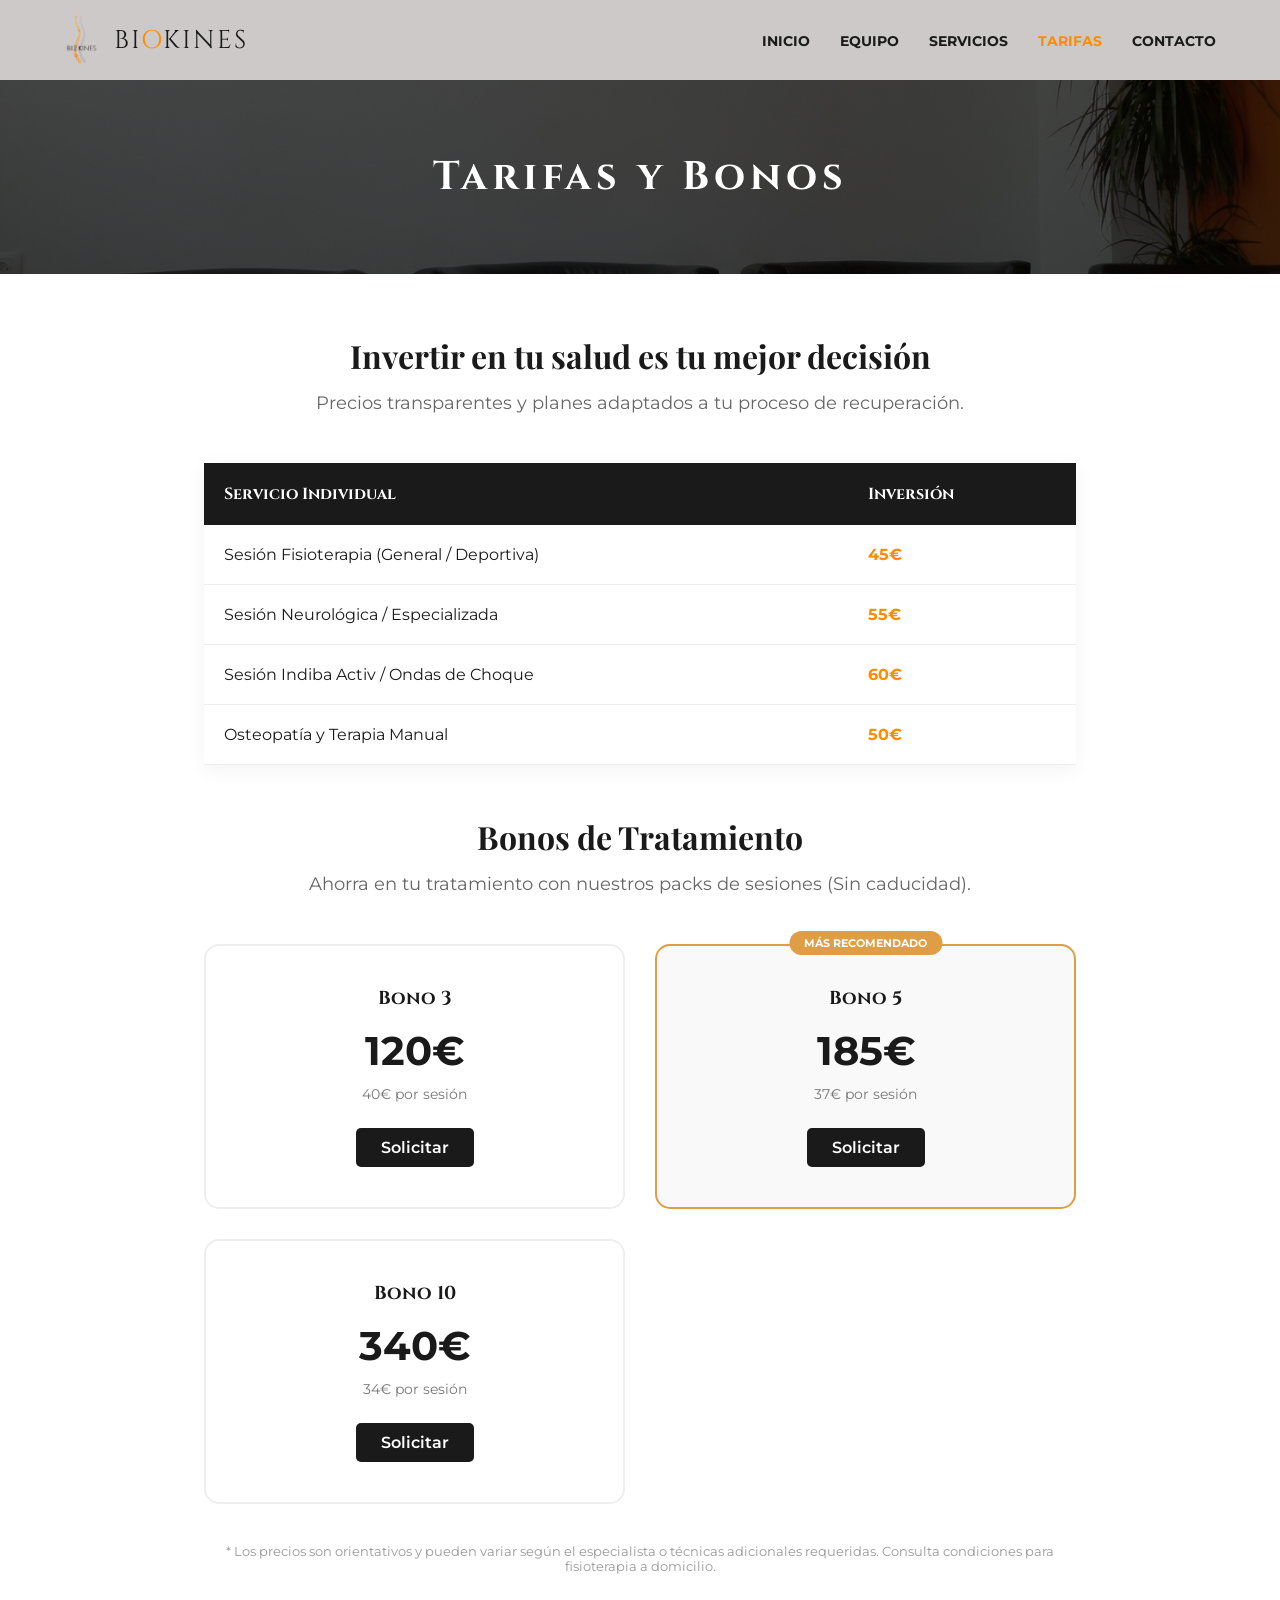
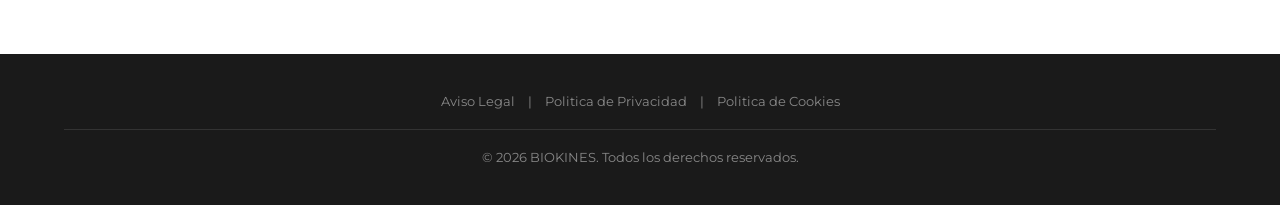
<file: tarifas.html>
<!DOCTYPE html>
<html lang="es">
<head>
    <meta charset="UTF-8">
    <meta name="viewport" content="width=device-width, initial-scale=1.0">
    <title>Tarifas | Biokines</title>
    <link href="https://fonts.googleapis.com/css2?family=Cinzel:wght@600&family=Playfair+Display:ital,wght@0,700;1,700&family=Montserrat:wght@300;400;700&display=swap" rel="stylesheet">
    
    <style>
        :root {
            --naranja: #FF8C00;
            --negro: #1a1a1a;
            --gris-suave: #f9f9f9;
            --blanco: #ffffff;
            --gris: #cdc9c9;
            --oro: #df9e45;
        }

        * { margin: 0; padding: 0; box-sizing: border-box; }
        body { font-family: 'Montserrat', sans-serif; background: var(--blanco); color: var(--negro); overflow-x: hidden; }

        /* NAVBAR */
        nav { 
            display: flex; justify-content: space-between; align-items: center; 
            padding: 15px 5%; background: var(--gris); position: sticky; top: 0; z-index: 1000;
        }
        .logo-container { display: flex; align-items: center; text-decoration: none; }
        .logo-img { height: 50px; margin-right: 15px; }
        .logo-text { font-family: 'Cinzel', serif; font-size: 1.6rem; color: var(--negro); letter-spacing: 2px; }
        .logo-text span { color: var(--naranja); }
        .nav-links { display: flex; list-style: none; gap: 30px; }
        .nav-links a { text-decoration: none; color: var(--negro); font-size: 0.85rem; text-transform: uppercase; font-weight: 700; transition: 0.3s; }
        .nav-links a:hover { color: var(--naranja); }

        /* ICONO HAMBURGUESA MÓVIL */
        .menu-toggle { display: none; flex-direction: column; cursor: pointer; gap: 5px; }
        .menu-toggle span { width: 25px; height: 3px; background: var(--negro); border-radius: 2px; }

        /* HEADER */
        .page-header {
            background: linear-gradient(rgba(0,0,0,0.7), rgba(0,0,0,0.7)), url('fotoinicio.jpg');
            background-size: cover; background-position: center;
            color: white; padding: 70px 5%; text-align: center;
        }
        .page-header h1 { font-family: 'Cinzel', serif; font-size: 2.5rem; letter-spacing: 5px; }

        /* SECCIÓN TARIFAS */
        .tarifas-container { max-width: 1000px; margin: 60px auto; padding: 0 5%; }
        
        .intro-tarifas { text-align: center; margin-bottom: 50px; }
        .intro-tarifas h2 { font-family: 'Playfair Display', serif; font-size: 2rem; margin-bottom: 15px; }
        .intro-tarifas p { color: #666; font-size: 1.1rem; }

        /* TABLA DE PRECIOS */
        .tabla-precios {
            width: 100%; border-collapse: collapse; margin-bottom: 50px;
            background: var(--blanco); box-shadow: 0 5px 20px rgba(0,0,0,0.05);
        }
        .tabla-precios th { background: var(--negro); color: white; padding: 20px; text-align: left; font-family: 'Cinzel', serif; }
        .tabla-precios td { padding: 20px; border-bottom: 1px solid #eee; font-size: 1rem; }
        .precio-tag { font-weight: 700; color: var(--naranja); font-size: 1.2rem; }

        /* TARJETAS DE BONOS */
        .bonos-grid {
            display: grid; grid-template-columns: repeat(auto-fit, minmax(280px, 1fr));
            gap: 30px; margin-top: 40px;
        }
        .bono-card {
            border: 2px solid #eee; border-radius: 15px; padding: 40px 20px;
            text-align: center; transition: 0.3s; position: relative;
            background: var(--blanco);
        }
        .bono-card:hover { border-color: var(--naranja); transform: translateY(-5px); }
        .bono-card.popular { border-color: var(--oro); background: var(--gris-suave); }
        .badge {
            position: absolute; top: -15px; left: 50%; transform: translateX(-50%);
            background: var(--oro); color: white; padding: 5px 15px; font-size: 0.7rem;
            font-weight: 700; border-radius: 20px; text-transform: uppercase;
        }
        .bono-card h3 { font-family: 'Cinzel', serif; margin-bottom: 15px; }
        .bono-precio { font-size: 2.5rem; font-weight: 700; margin-bottom: 10px; color: var(--negro); }
        .bono-sesion { color: #777; font-size: 0.9rem; margin-bottom: 25px; }
        .btn-bono {
            display: inline-block; padding: 10px 25px; background: var(--negro);
            color: white; text-decoration: none; border-radius: 5px; font-weight: 600;
        }
        .bono-card:hover .btn-bono { background: var(--naranja); }

        /* FOOTER */
        footer { background: var(--negro); color: #888; padding: 40px 5%; text-align: center; font-size: 0.8rem; margin-top: 80px; }
        .footer-links { margin-bottom: 15px; }
        .footer-links a { color: #888; text-decoration: none; margin: 0 10px; transition: 0.3s; }
        .footer-links a:hover { color: var(--naranja); }
        .copyright { border-top: 1px solid #333; margin-top: 20px; padding-top: 20px; }

        /* MEDIA QUERIES PARA MÓVIL */
        @media (max-width: 768px) {
            .menu-toggle { display: flex; }
            .nav-links {
                display: none; flex-direction: column; position: absolute;
                top: 80px; left: 0; width: 100%; background: var(--gris); padding: 20px;
                box-shadow: 0 10px 10px rgba(0,0,0,0.1);
            }
            .nav-links.active { display: flex; }
            .page-header h1 { font-size: 1.8rem; letter-spacing: 2px; }
            .tabla-precios th, .tabla-precios td { padding: 15px 10px; font-size: 0.9rem; }
            .precio-tag { font-size: 1rem; }
            .footer-links a { display: block; margin: 10px 0; }
        }
    </style>
</head>
<body>

    <nav>
        <a href="index.html" class="logo-container">
            <img src="LOGO3.jpg" alt="Biokines" class="logo-img">
            <div class="logo-text">BI<span>O</span>KINES</div>
        </a>
        <div class="menu-toggle" id="mobile-menu">
            <span></span><span></span><span></span>
        </div>
        <ul class="nav-links" id="nav-list">
            <li><a href="index.html">Inicio</a></li>
            <li><a href="equipo.html">Equipo</a></li>
            <li><a href="servicios.html">Servicios</a></li>
            <li><a href="tarifas.html" style="color: var(--naranja); font-weight: 700;">Tarifas</a></li>
            <li><a href="contacto.html">Contacto</a></li>
        </ul>
    </nav>

    <header class="page-header">
        <h1>Tarifas y Bonos</h1>
    </header>

    <main class="tarifas-container">
        <div class="intro-tarifas">
            <h2>Invertir en tu salud es tu mejor decisión</h2>
            <p>Precios transparentes y planes adaptados a tu proceso de recuperación.</p>
        </div>

        <table class="tabla-precios">
            <thead>
                <tr>
                    <th>Servicio Individual</th>
                    <th>Inversión</th>
                </tr>
            </thead>
            <tbody>
                <tr>
                    <td>Sesión Fisioterapia (General / Deportiva)</td>
                    <td class="precio-tag">45€</td>
                </tr>
                <tr>
                    <td>Sesión Neurológica / Especializada</td>
                    <td class="precio-tag">55€</td>
                </tr>
                <tr>
                    <td>Sesión Indiba Activ / Ondas de Choque</td>
                    <td class="precio-tag">60€</td>
                </tr>
                <tr>
                    <td>Osteopatía y Terapia Manual</td>
                    <td class="precio-tag">50€</td>
                </tr>
            </tbody>
        </table>

        <div class="intro-tarifas">
            <h2>Bonos de Tratamiento</h2>
            <p>Ahorra en tu tratamiento con nuestros packs de sesiones (Sin caducidad).</p>
        </div>

        <div class="bonos-grid">
            <div class="bono-card">
                <h3>Bono 3</h3>
                <div class="bono-precio">120€</div>
                <p class="bono-sesion">40€ por sesión</p>
                <a href="contacto.html" class="btn-bono">Solicitar</a>
            </div>

            <div class="bono-card popular">
                <div class="badge">Más Recomendado</div>
                <h3>Bono 5</h3>
                <div class="bono-precio">185€</div>
                <p class="bono-sesion">37€ por sesión</p>
                <a href="contacto.html" class="btn-bono">Solicitar</a>
            </div>

            <div class="bono-card">
                <h3>Bono 10</h3>
                <div class="bono-precio">340€</div>
                <p class="bono-sesion">34€ por sesión</p>
                <a href="contacto.html" class="btn-bono">Solicitar</a>
            </div>
        </div>

        <p style="text-align: center; margin-top: 40px; font-size: 0.8rem; color: #999;">
            * Los precios son orientativos y pueden variar según el especialista o técnicas adicionales requeridas. 
            Consulta condiciones para fisioterapia a domicilio.
        </p>
    </main>

    <footer>
        <div class="footer-links">
            <a href="legal.html">Aviso Legal</a> | 
            <a href="privacidad.html">Politica de Privacidad</a> | 
            <a href="cookies.html">Politica de Cookies</a>
        </div>
        <div class="copyright">
            <p>© 2026 BIOKINES. Todos los derechos reservados.</p>
        </div>
    </footer>

    <script>
        const menuToggle = document.getElementById('mobile-menu');
        const navList = document.getElementById('nav-list');

        menuToggle.addEventListener('click', () => {
            navList.classList.toggle('active');
        });
    </script>

</body>
</html>
</file>
